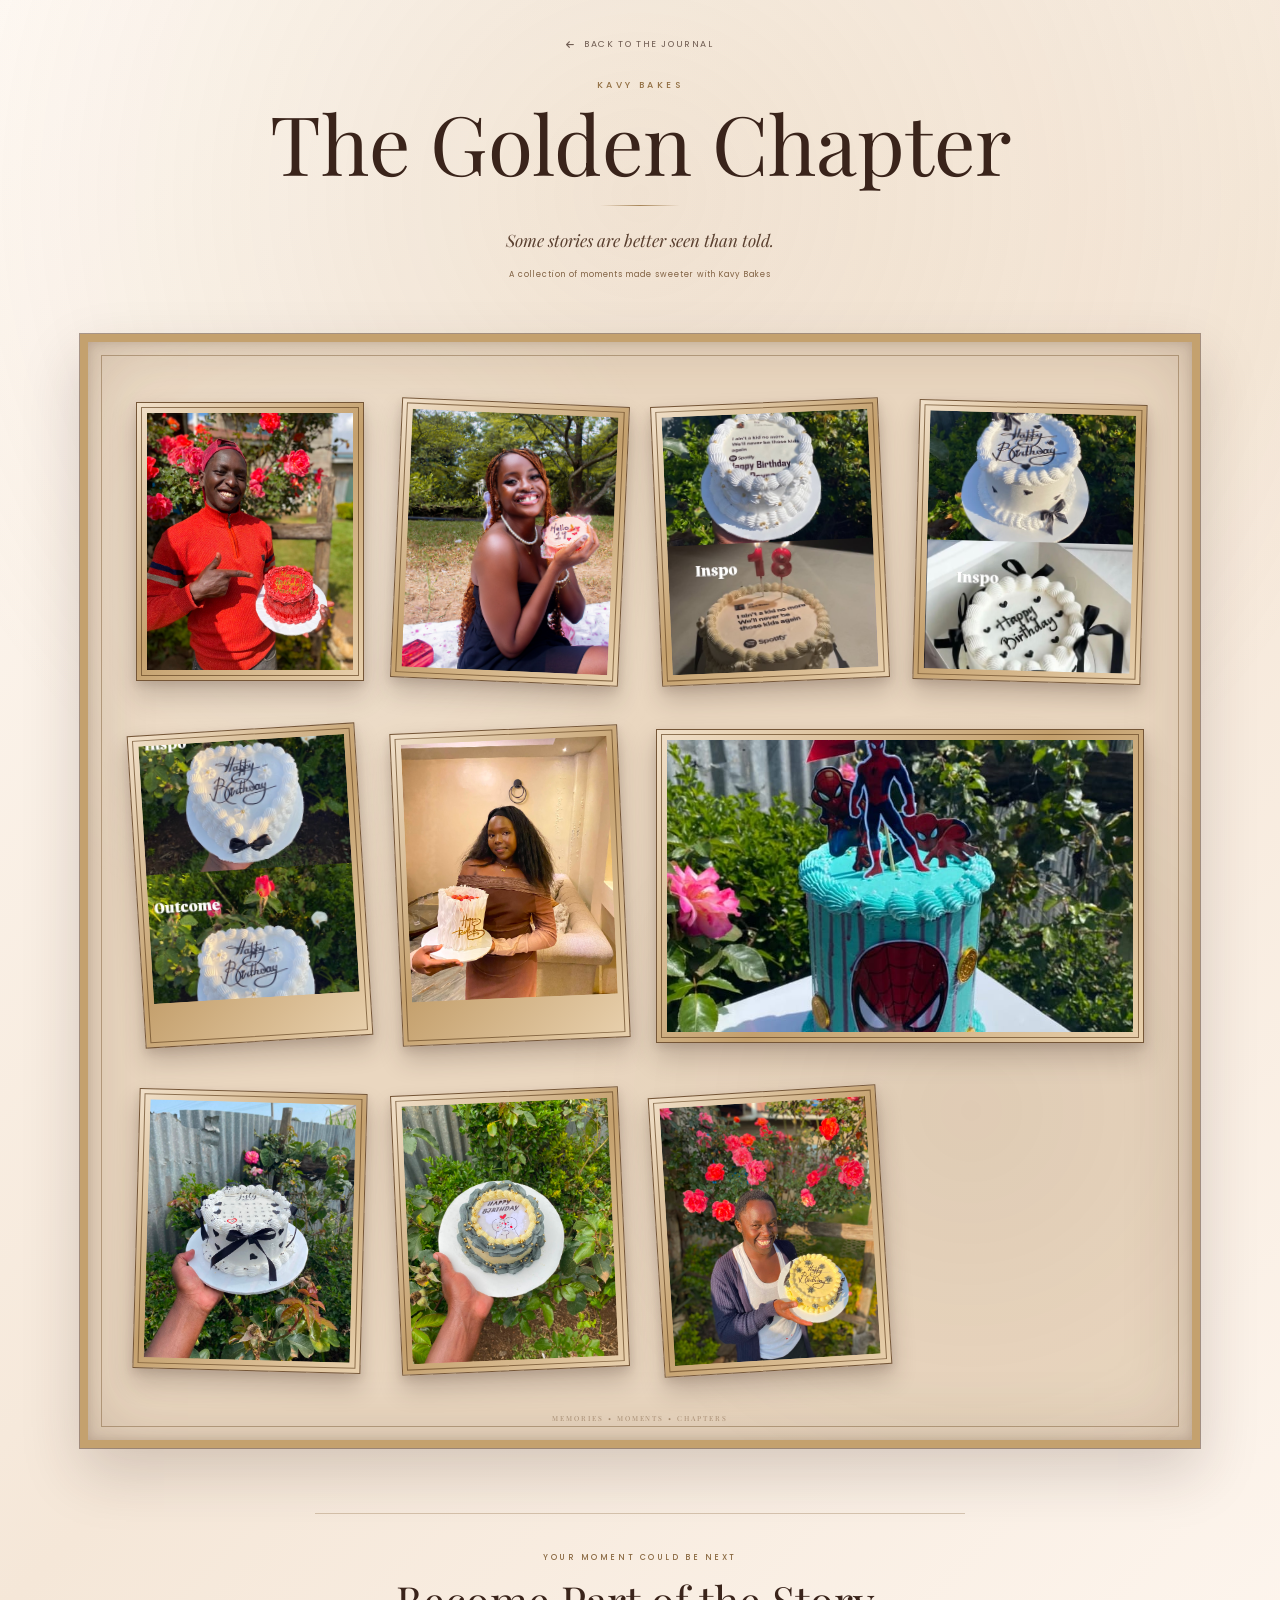
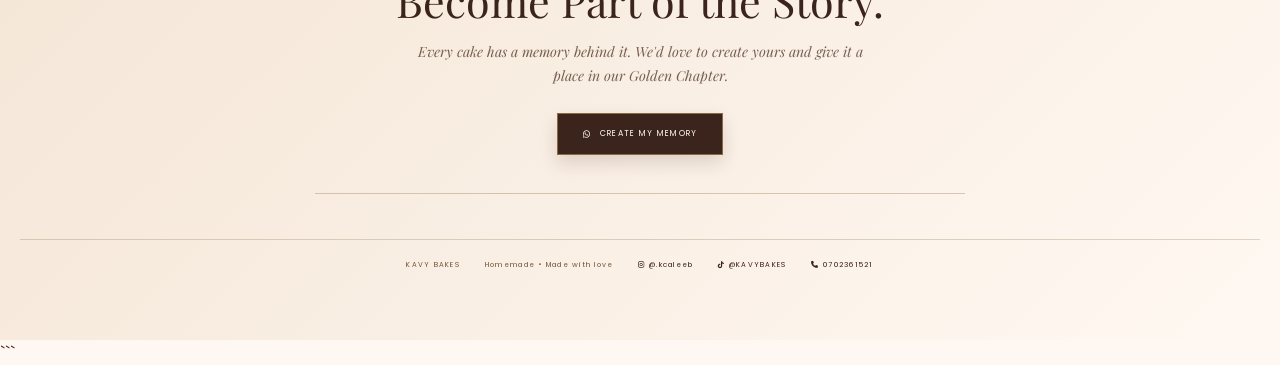
<file: gallery.html>
<!DOCTYPE html>
<html lang="en">

<head>

    <meta charset="UTF-8">

    <meta
        name="viewport"
        content="width=device-width, initial-scale=1.0">

    <title>Kavy Bakes | The Golden Chapter</title>


    <!-- JOURNAL FONTS -->

    <link
        href="https://fonts.googleapis.com/css2?family=Playfair+Display:wght@400;500;600&family=Poppins:wght@300;400;500&display=swap"
        rel="stylesheet">


    <!-- ICONS -->

    <link
        rel="stylesheet"
        href="https://cdnjs.cloudflare.com/ajax/libs/font-awesome/6.5.2/css/all.min.css">


    <!-- GALLERY CSS -->

    <link
        rel="stylesheet"
        href="gallery.css">

</head>


<body>


<!-- =========================================================
     GOLDEN CHAPTER
========================================================= -->

<main class="golden-gallery">


    <!-- =====================================================
         HEADER
    ====================================================== -->

    <header class="golden-header">

        <a
            href="index.html"
            class="back-journal">

            <i class="fa-solid fa-arrow-left"></i>

            Back to the Journal

        </a>


        <span class="golden-eyebrow">
            KAVY BAKES
        </span>


        <h1>
            The Golden Chapter
        </h1>


        <div class="golden-line"></div>


        <p>
            Some stories are better seen than told.
        </p>


        <small>
            A collection of moments made sweeter with Kavy Bakes
        </small>

    </header>



    <!-- =====================================================
         OLD FAMILY PHOTO WALL
    ====================================================== -->

    <section
        class="memory-wall"
        aria-label="Kavy Bakes client memories">


        <!-- ================= PHOTO 01 ================= -->

        <figure class="memory-frame">

            <div class="photo-holder">

                <img
                    src="images/vick.jpeg"
                    alt="Kavy Bakes client memory">

            </div>

        </figure>


        <!-- ================= PHOTO 02 ================= -->

        <figure class="memory-frame">

            <div class="photo-holder">

                <img
                    src="images/bc.jpg"
                    alt="Kavy Bakes client memory">

            </div>

        </figure>


        <!-- ================= PHOTO 03 ================= -->

        <figure class="memory-frame">

            <div class="photo-holder">

                <img
                    src="images/g1.jpeg"
                    alt="Kavy Bakes client memory">

            </div>

        </figure>


        <!-- ================= PHOTO 04 ================= -->

        <figure class="memory-frame">

            <div class="photo-holder">

                <img
                    src="images/g2.jpeg"
                    alt="Kavy Bakes client memory">

            </div>

        </figure>


        <!-- ================= PHOTO 05 ================= -->

        <figure class="memory-frame">

            <div class="photo-holder">

                <img
                    src="images/g3.jpeg"
                    alt="Kavy Bakes client memory">

            </div>

        </figure>


        <!-- ================= PHOTO 06 ================= -->

        <figure class="memory-frame">

            <div class="photo-holder">

                <img
                    src="images/g6.jpeg"
                    alt="Kavy Bakes client memory">

            </div>

        </figure>


        <!-- ================= PHOTO 07 ================= -->

        <figure class="memory-frame">

            <div class="photo-holder">

                <img
                    src="images/WhatsApp Image 2026-08-14 at 21.59.08.jpeg"
                    alt="Kavy Bakes client memory">

            </div>

        </figure>


        <!-- ================= PHOTO 08 ================= -->

        <figure class="memory-frame">

            <div class="photo-holder">

                <img
                    src="images/WhatsApp Image 2026-08-05 at 11.42.45.jpeg"
                    alt="Kavy Bakes client memory">

            </div>

        </figure>


        <!-- ================= PHOTO 09 ================= -->

        <figure class="memory-frame">

            <div class="photo-holder">

                <img
                    src="images/WhatsApp Image 2026-08-05 at 11.42.43.jpeg"
                    alt="Kavy Bakes client memory">

            </div>

        </figure>


        <!-- ================= PHOTO 10 ================= -->

        <figure class="memory-frame">

            <div class="photo-holder">

                <img
                    src="images/kaleb.jpeg"
                    alt="Kavy Bakes client memory">

            </div>

        </figure>


        <!--
        =====================================================
        ADD MORE PHOTOS HERE

        Copy ONE block and change the image name.

        Example:

        <figure class="memory-frame">

            <div class="photo-holder">

                <img
                    src="images/client11.jpeg"
                    alt="Kavy Bakes client memory">

            </div>

        </figure>

        =====================================================
        -->

    </section>



    <!-- =====================================================
         INVITATION
    ====================================================== -->

    <section class="golden-invitation">

        <span>
            YOUR MOMENT COULD BE NEXT
        </span>


        <h2>
            Become Part of the Story.
        </h2>


        <p>
            Every cake has a memory behind it.
            We'd love to create yours and give it
            a place in our Golden Chapter.
        </p>


        <a
            href="https://wa.me/254702361521?text=Hello%20Kavy%20Bakes%2C%20I%20would%20love%20to%20be%20part%20of%20your%20Golden%20Chapter."
            class="golden-whatsapp"
            target="_blank"
            rel="noopener">

            <i class="fa-brands fa-whatsapp"></i>

            Create My Memory

        </a>

    </section>



    <!-- =====================================================
         FOOTER
    ====================================================== -->

    <footer class="golden-footer">

        <span>
            KAVY BAKES
        </span>


        <span>
            Homemade • Made with love
        </span>


        <a
            href="https://instagram.com/_.kcaleeb"
            target="_blank"
            rel="noopener">

            <i class="fa-brands fa-instagram"></i>
            @.kcaleeb

        </a>


        <a
            href="https://www.tiktok.com/@kavybakes"
            target="_blank"
            rel="noopener">

            <i class="fa-brands fa-tiktok"></i>
            @KAVYBAKES

        </a>


        <a href="tel:0702361521">

            <i class="fa-solid fa-phone"></i>
            0702361521

        </a>

    </footer>


</main>


</body>

</html>
```
</file>
<file: gallery.css>
/* =========================================================
   KAVY BAKES
   THE GOLDEN CHAPTER
   JOURNAL-STYLE CLIENT PHOTO WALL
========================================================= */

* {
    box-sizing: border-box;
}

html {
    scroll-behavior: smooth;
}

body {
    margin: 0;
    padding: 0;

    background: #fff8f2;

    color: #3a241b;

    font-family: "Poppins", sans-serif;
}


/* =========================================================
   MAIN GALLERY
========================================================= */

.golden-gallery {
    min-height: 100vh;

    padding: 30px 20px 70px;

    background:
        radial-gradient(
            circle at 50% 10%,
            rgba(190, 155, 105, .16),
            transparent 42%
        ),
        linear-gradient(
            135deg,
            #fffaf5 0%,
            #f5e7d8 50%,
            #fff8f2 100%
        );
}


/* =========================================================
   HEADER
========================================================= */

.golden-header {
    max-width: 800px;

    margin: 0 auto 50px;

    text-align: center;
}


/* =========================================================
   BACK TO JOURNAL
========================================================= */

.back-journal {
    display: inline-flex;

    align-items: center;

    gap: 8px;

    margin-bottom: 28px;

    color: #3a241b;

    text-decoration: none;

    font-size: 9px;

    letter-spacing: .18em;

    text-transform: uppercase;

    opacity: .7;

    transition: opacity .3s ease,
                transform .3s ease;
}

.back-journal:hover {
    opacity: 1;

    transform: translateX(-4px);
}


/* =========================================================
   HEADER TEXT
========================================================= */

.golden-eyebrow {
    display: block;

    margin-bottom: 12px;

    color: #927044;

    font-size: 9px;

    letter-spacing: .38em;

    font-weight: 500;
}


.golden-header h1 {
    margin: 0;

    color: #3a241b;

    font-family:
        "Playfair Display",
        serif;

    font-size:
        clamp(45px, 8vw, 82px);

    font-weight: 400;

    line-height: .95;
}


.golden-line {
    width: 80px;

    height: 1px;

    margin: 23px auto;

    background:
        linear-gradient(
            90deg,
            transparent,
            #a88659,
            transparent
        );
}


.golden-header p {
    margin: 0 0 8px;

    color: #5a4030;

    font-family:
        "Playfair Display",
        serif;

    font-size: 17px;

    font-style: italic;
}


.golden-header small {
    color: #806142;

    font-size: 8px;

    letter-spacing: .12em;
}


/* =========================================================
   OLD FAMILY PHOTO WALL
========================================================= */

.memory-wall {
    position: relative;

    width: 100%;

    max-width: 1120px;

    margin: 0 auto;

    padding: 60px 48px 70px;

    display: grid;

    grid-template-columns:
        repeat(4, minmax(0, 1fr));

    gap: 48px 32px;

    background:

        radial-gradient(
            circle at 20% 20%,
            rgba(255,255,255,.20),
            transparent 30%
        ),

        radial-gradient(
            circle at 80% 70%,
            rgba(90,60,40,.08),
            transparent 35%
        ),

        #ead7c0;

    border: 8px solid #c4a16e;

    outline:
        1px solid
        rgba(75,45,27,.45);

    box-shadow:

        inset
        0 0 70px
        rgba(65,40,25,.18),

        inset
        0 0 12px
        rgba(65,40,25,.20),

        0 25px 55px
        rgba(58,36,27,.18);
}


/* =========================================================
   INNER WALL BORDER
========================================================= */

.memory-wall::before {
    content: "";

    position: absolute;

    inset: 13px;

    border:
        1px solid
        rgba(120,88,48,.45);

    pointer-events: none;

    z-index: 0;
}


/* =========================================================
   WALL LABEL
========================================================= */

.memory-wall::after {
    content:
        "MEMORIES • MOMENTS • CHAPTERS";

    position: absolute;

    bottom: 17px;

    left: 50%;

    transform:
        translateX(-50%);

    color: #765738;

    font-family:
        "Playfair Display",
        serif;

    font-size: 7px;

    letter-spacing: .28em;

    opacity: .55;

    white-space: nowrap;
}


/* =========================================================
   PHOTO FRAME
========================================================= */

.memory-frame {
    position: relative;

    margin: 0;

    padding: 10px;

    background:
        linear-gradient(
            135deg,
            #f1e0c9,
            #c4a06d,
            #e8d0ad
        );

    border:
        1px solid #755637;

    box-shadow:
        0 14px 25px
        rgba(58,36,27,.23),

        0 4px 8px
        rgba(58,36,27,.12);

    z-index: 1;

    /* ONLY THE FRAME ANIMATES */

    transition:
        transform .45s ease,
        box-shadow .45s ease;
}


/* =========================================================
   INNER FRAME LINE
========================================================= */

.memory-frame::before {
    content: "";

    position: absolute;

    inset: 4px;

    border:
        1px solid
        rgba(102,70,36,.7);

    pointer-events: none;

    z-index: 3;
}


/* =========================================================
   PHOTO HOLDER
========================================================= */

.photo-holder {
    width: 100%;

    aspect-ratio: 4 / 5;

    overflow: hidden;

    background: #d7bfa2;
}


/* =========================================================
   PHOTO
   COMPLETELY STATIC
========================================================= */

.photo-holder img {
    display: block;

    width: 100%;

    height: 100%;

    object-fit: cover;

    /* NO FILTER */

    filter: none;

    /* NO TRANSFORM */

    transform: none;

    /* NO IMAGE ANIMATION */

    transition: none;
}


/* =========================================================
   IMPORTANT
   IMAGE NEVER CHANGES ON HOVER
========================================================= */

.memory-frame:hover img {
    transform: none;

    filter: none;
}


/* =========================================================
   NATURAL PHOTO ROTATIONS
========================================================= */

.memory-frame:nth-child(2n) {
    transform:
        rotate(2.5deg);
}


.memory-frame:nth-child(3n) {
    transform:
        rotate(-2.5deg);
}


.memory-frame:nth-child(4n) {
    transform:
        rotate(1.5deg);
}


.memory-frame:nth-child(5n) {
    transform:
        rotate(-3.5deg);
}


/* =========================================================
   WIDE PHOTO
========================================================= */

.memory-frame:nth-child(7n) {
    grid-column: span 2;
}


.memory-frame:nth-child(7n) .photo-holder {
    aspect-ratio: 16 / 10;
}


/* =========================================================
   FRAME HOVER
   ONLY FRAME MOVES
========================================================= */

.memory-frame:hover {
    transform:
        translateY(-9px)
        scale(1.03)
        rotate(0deg);

    z-index: 20;

    box-shadow:
        0 30px 50px
        rgba(58,36,27,.30),

        0 8px 16px
        rgba(58,36,27,.18);
}


/* =========================================================
   GOLDEN CHAPTER INVITATION
========================================================= */

.golden-invitation {
    max-width: 650px;

    margin: 65px auto 0;

    padding: 38px 25px;

    text-align: center;

    border-top:
        1px solid
        rgba(128,94,52,.30);

    border-bottom:
        1px solid
        rgba(128,94,52,.30);
}


.golden-invitation > span {
    display: block;

    margin-bottom: 13px;

    color: #8b6a43;

    font-size: 8px;

    letter-spacing: .32em;

    font-weight: 500;
}


.golden-invitation h2 {
    margin:
        0 auto 16px;

    color: #3a241b;

    font-family:
        "Playfair Display",
        serif;

    font-size:
        clamp(28px, 5vw, 43px);

    font-weight: 400;

    line-height: 1.1;
}


.golden-invitation p {
    max-width: 470px;

    margin:
        0 auto 25px;

    color: #5a4030;

    font-family:
        "Playfair Display",
        serif;

    font-size: 14px;

    font-style: italic;

    line-height: 1.7;

    opacity: .82;
}


/* =========================================================
   WHATSAPP BUTTON
========================================================= */

.golden-whatsapp {
    display: inline-flex;

    align-items: center;

    justify-content: center;

    gap: 9px;

    padding:
        14px 25px;

    color: #fff8f2;

    background: #3a241b;

    border:
        1px solid #8b6a43;

    text-decoration: none;

    font-size: 8px;

    letter-spacing: .16em;

    text-transform: uppercase;

    box-shadow:
        0 8px 18px
        rgba(58,36,27,.15);

    transition:
        background .3s ease,
        transform .3s ease,
        box-shadow .3s ease;
}


.golden-whatsapp:hover {
    background: #5a3928;

    transform:
        translateY(-3px);

    box-shadow:
        0 13px 25px
        rgba(58,36,27,.25);
}


/* =========================================================
   FOOTER
========================================================= */

.golden-footer {
    display: flex;

    align-items: center;

    justify-content: center;

    flex-wrap: wrap;

    gap: 25px;

    margin-top: 45px;

    padding-top: 20px;

    border-top:
        1px solid
        rgba(128,94,52,.25);

    color: #765738;

    font-size: 7px;

    letter-spacing: .18em;
}


.golden-footer a {
    color: #3a241b;

    text-decoration: none;

    transition:
        color .3s ease;
}


.golden-footer a:hover {
    color: #9a7447;
}


/* =========================================================
   TABLET
========================================================= */

@media (max-width: 850px) {

    .memory-wall {
        grid-template-columns:
            repeat(3, minmax(0,1fr));

        gap:
            35px 22px;

        padding:
            48px 27px 60px;
    }


    .memory-frame:nth-child(7n) {
        grid-column: span 1;
    }
}


/* =========================================================
   PHONE
========================================================= */

@media (max-width: 600px) {

    .golden-gallery {
        padding:
            22px 10px 45px;
    }


    .golden-header {
        margin-bottom: 32px;
    }


    .golden-header h1 {
        font-size: 40px;
    }


    .golden-header p {
        font-size: 12px;
    }


    .golden-header small {
        font-size: 7px;
    }


    /* =============================================
       PHOTO WALL
    ============================================= */

    .memory-wall {
        grid-template-columns:
            repeat(2, minmax(0,1fr));

        gap:
            25px 13px;

        padding:
            38px 12px 50px;

        border-width: 5px;
    }


    /* NO WIDE PHOTO ON PHONE */

    .memory-frame:nth-child(7n) {
        grid-column: span 1;
    }


    .memory-frame {
        padding: 7px;
    }


    .photo-holder {
        aspect-ratio: 4 / 5;
    }


    /* =============================================
       PHONE ROTATIONS
    ============================================= */

    .memory-frame:nth-child(2n) {
        transform:
            rotate(2deg);
    }


    .memory-frame:nth-child(3n) {
        transform:
            rotate(-2deg);
    }


    .memory-frame:nth-child(4n) {
        transform:
            rotate(1.5deg);
    }


    .memory-frame:nth-child(5n) {
        transform:
            rotate(-2.5deg);
    }


    /* =============================================
       PHONE HOVER
       FRAME ONLY
    ============================================= */

    .memory-frame:hover {
        transform:
            translateY(-5px)
            scale(1.02)
            rotate(0deg);
    }


    /* IMAGE STAYS STATIC */

    .memory-frame:hover img {
        transform: none;

        filter: none;
    }


    /* =============================================
       INVITATION
    ============================================= */

    .golden-invitation {
        margin-top: 38px;

        padding:
            30px 15px;
    }


    .golden-invitation h2 {
        font-size: 26px;
    }


    .golden-invitation p {
        font-size: 11px;

        line-height: 1.65;
    }


    /* =============================================
       FOOTER
    ============================================= */

    .golden-footer {
        flex-direction: column;

        gap: 11px;

        margin-top: 35px;

        text-align: center;
    }
}


/* =========================================================
   SMALL PHONES
========================================================= */

@media (max-width: 380px) {

    .golden-header h1 {
        font-size: 34px;
    }


    .memory-wall {
        gap:
            20px 9px;

        padding:
            30px 8px 45px;
    }


    .memory-frame {
        padding: 6px;
    }


    .golden-invitation h2 {
        font-size: 23px;
    }
}
</file>
